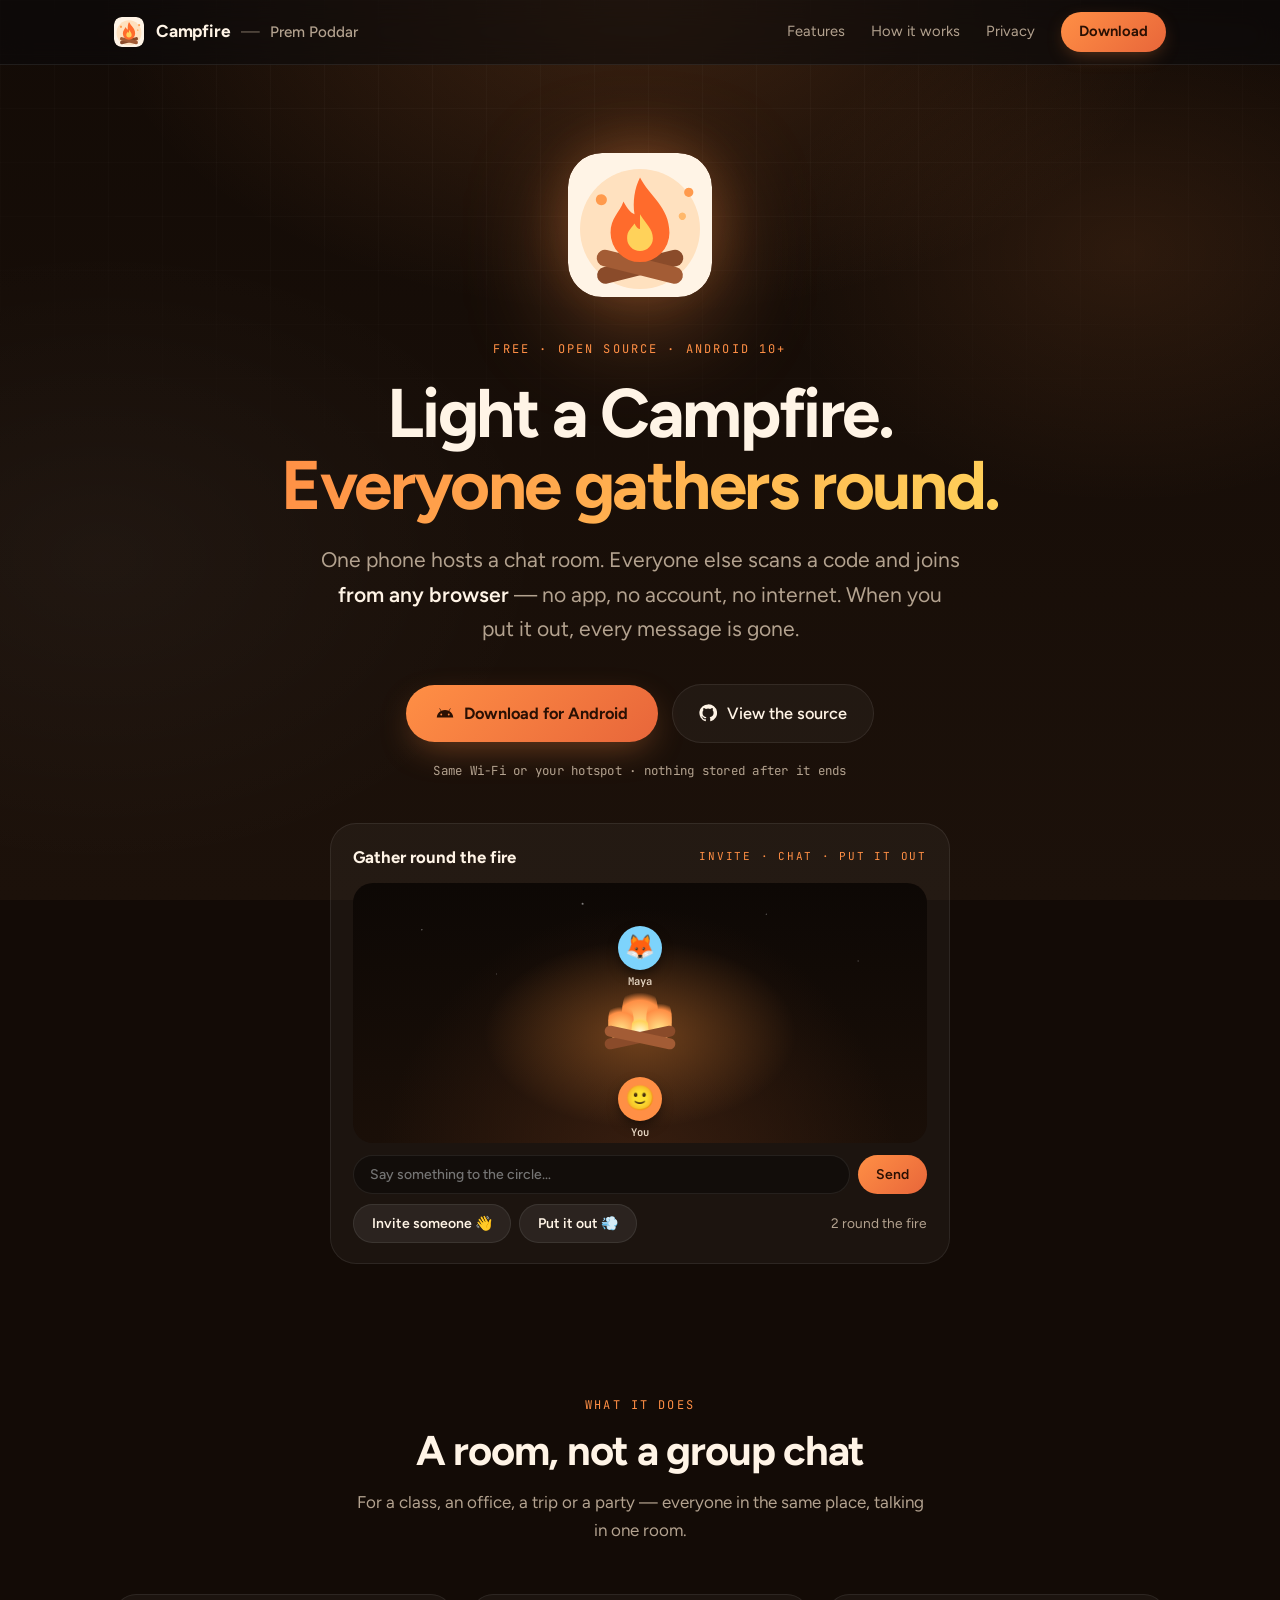
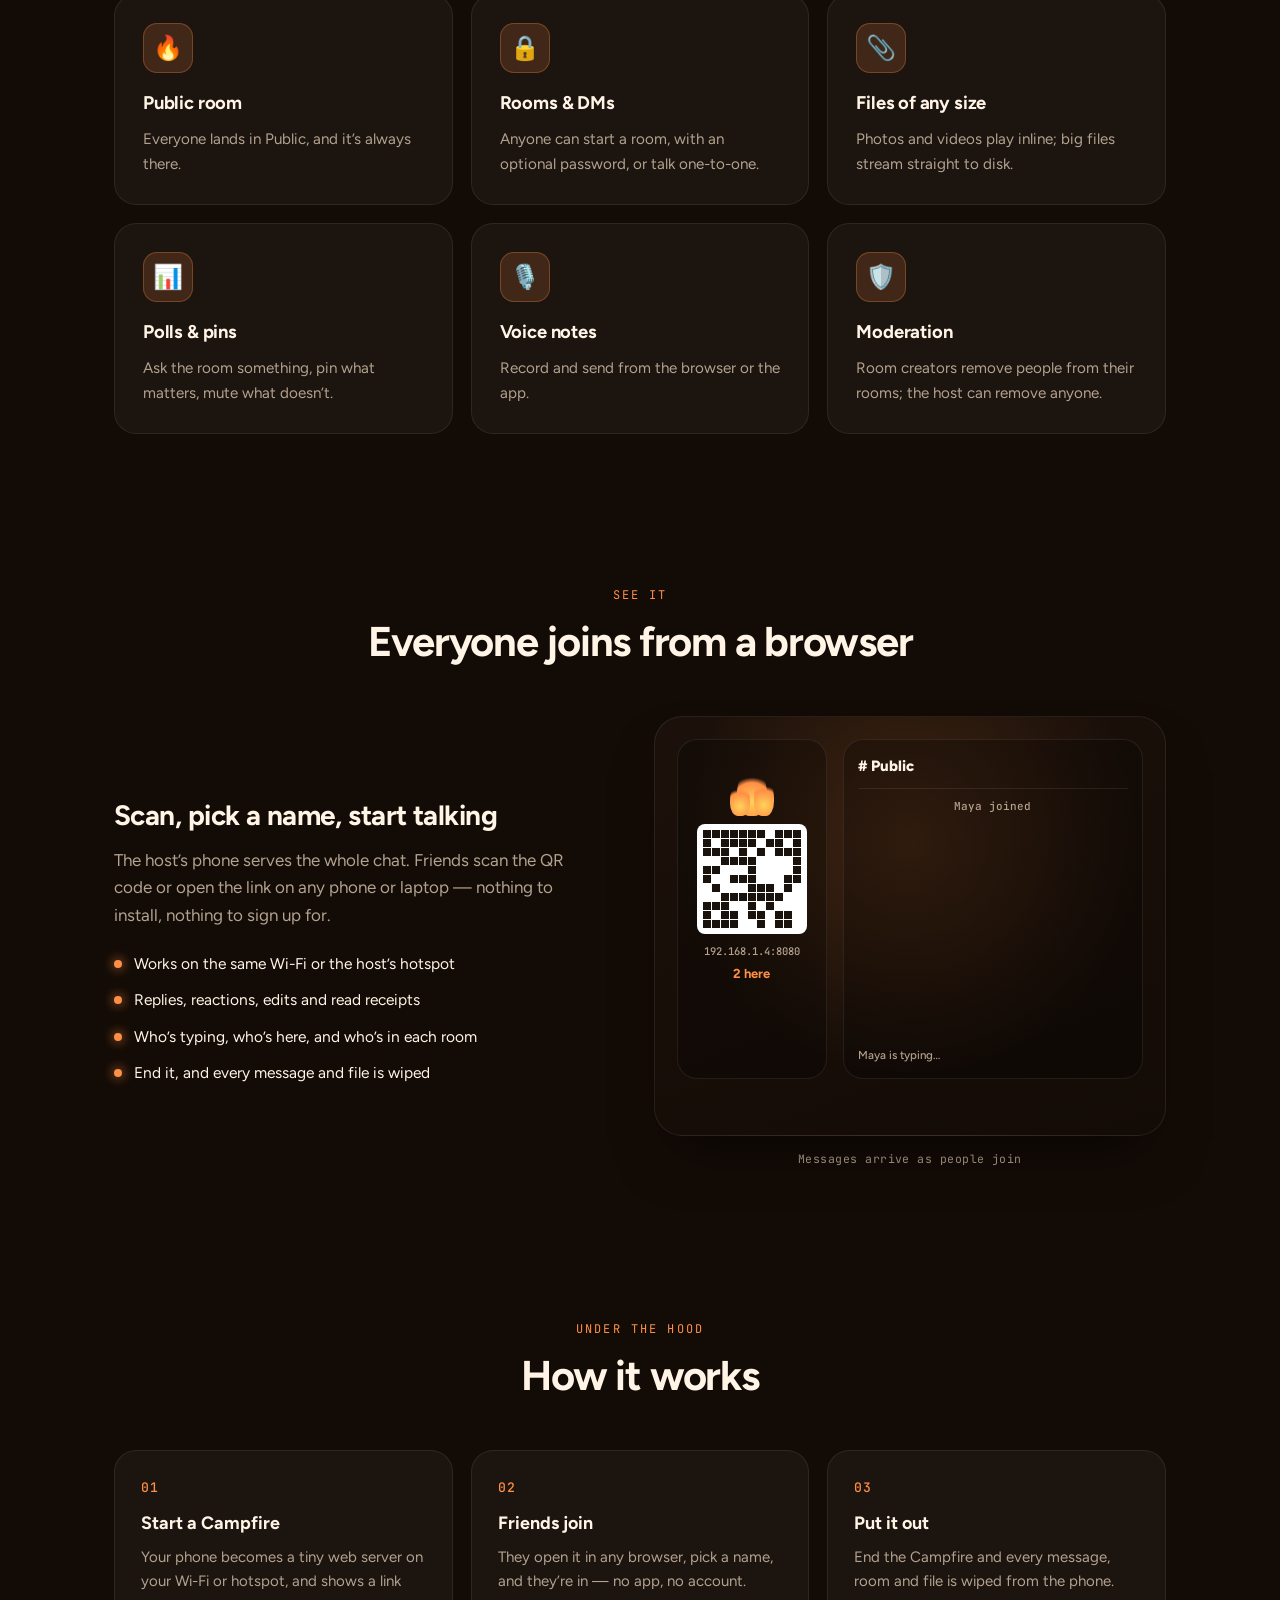
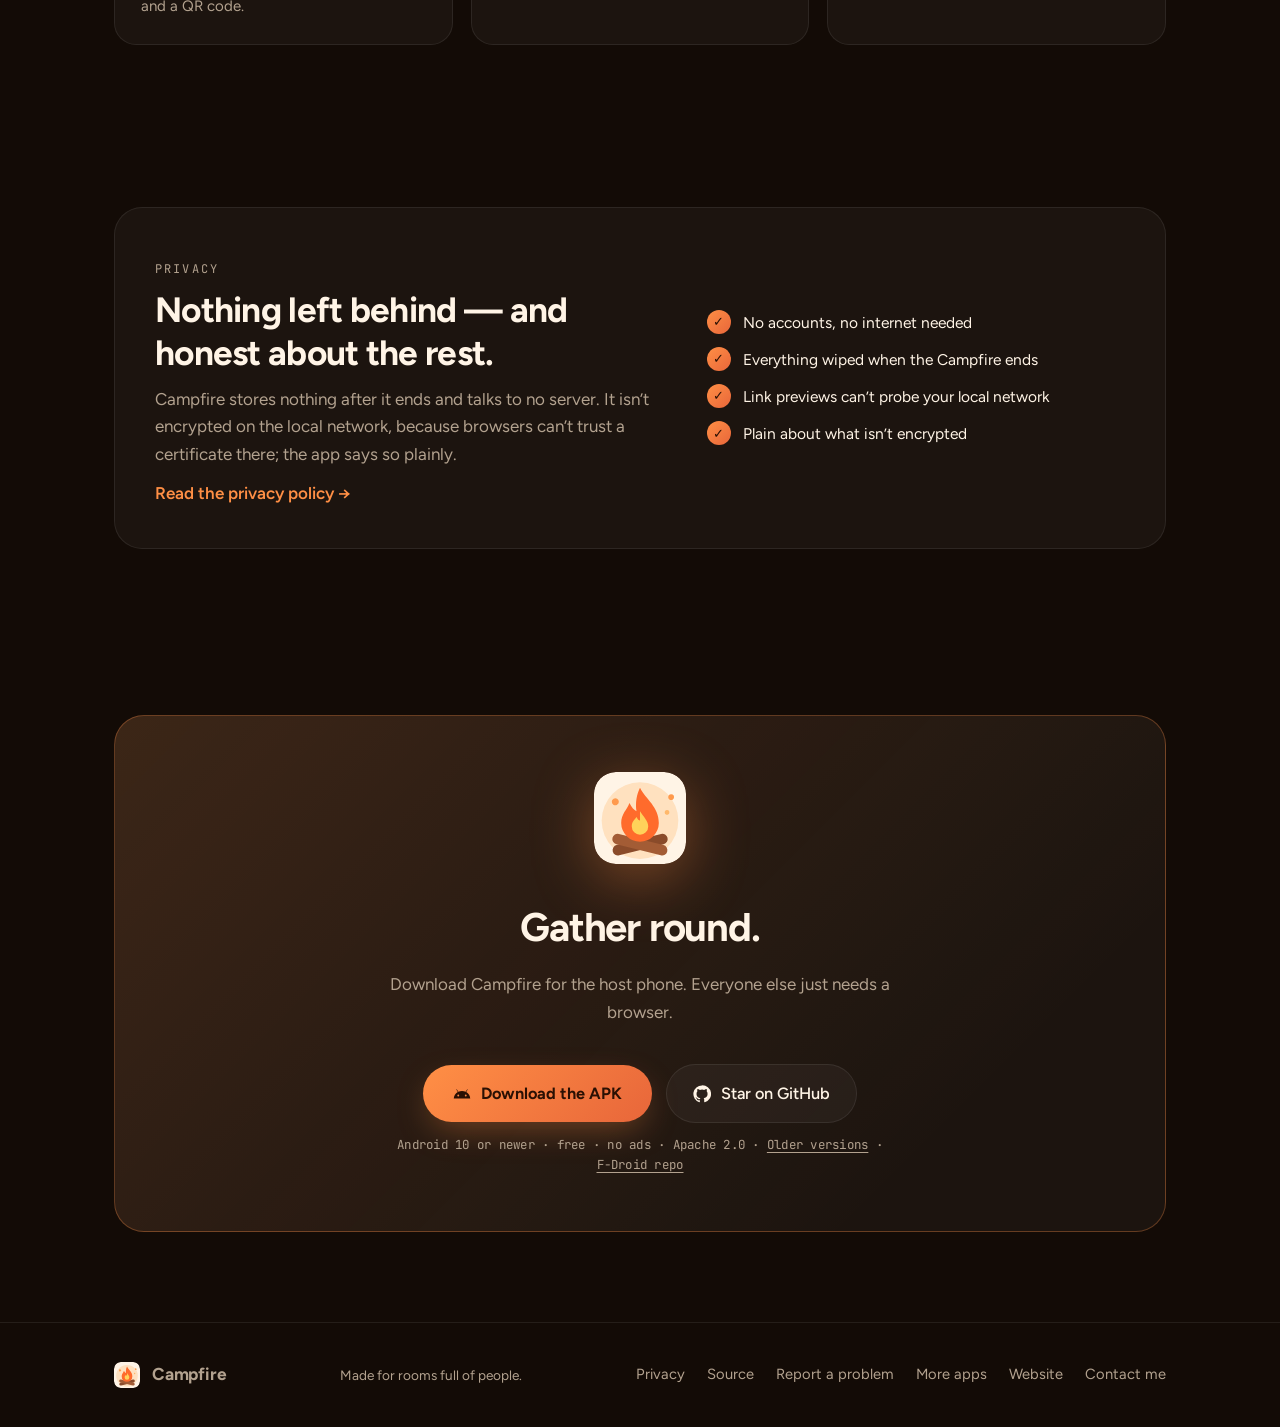
<file: docs/index.html>
<!doctype html>
<html lang="en">
<head>
<meta charset="utf-8" />
<meta name="viewport" content="width=device-width, initial-scale=1" />
<title>Campfire — a chat room for everyone nearby</title>
<meta name="description" content="A free, open source Android app: one phone hosts a chat room, everyone else joins from any browser on the same Wi-Fi. No accounts, no internet, nothing left behind." />
<meta property="og:title" content="Campfire — a chat room for everyone nearby" />
<meta property="og:description" content="A free, open source Android app: one phone hosts a chat room, everyone else joins from any browser on the same Wi-Fi. No accounts, no internet, nothing left behind." />
<meta property="og:type" content="website" />
<meta name="theme-color" content="#130B06" />
<link rel="icon" href="icon.svg" type="image/svg+xml" />
<link rel="preconnect" href="https://fonts.googleapis.com" />
<link rel="preconnect" href="https://fonts.gstatic.com" crossorigin />
<link href="https://fonts.googleapis.com/css2?family=Figtree:wght@400;500;600;700;800&family=JetBrains+Mono:wght@400;500&display=swap" rel="stylesheet" />
<link rel="stylesheet" href="site.css" />
<style>:root{--bg:#130B06;--bg-2:#1C110A;--text:#FFF4E6;--muted:#B3A28F;--soft:#E6D6C3;--accent:#FF8F45;--accent-2:#E8663A;--accent-3:#FFD25A;--on-accent:#2A1003;--accent-glow:rgba(255,143,69,.38);--accent-soft:rgba(255,143,69,.14);--accent-line:rgba(255,143,69,.30);--glow-1:rgba(255,143,69,.17);--glow-2:rgba(255,143,69,.10);--glow-3:rgba(255,255,255,.035);--gridline:rgba(255,255,255,.025);--nav:rgba(10,10,12,.55);--line:rgba(255,255,255,.08);--line-strong:rgba(255,255,255,.22);--card:rgba(255,255,255,.04);--card-hover:rgba(255,255,255,.065);--ico-bg:rgba(255,143,69,.16);--display:"Figtree",system-ui,sans-serif;--body:"Figtree",system-ui,sans-serif;--mono:"JetBrains Mono",ui-monospace,monospace;}</style>
</head>
<body>
<div class="bg-glow"></div>
<div class="bg-grid"></div>
<nav>
  <div class="wrap">
    <div class="brand-line"><a class="brand" href="./"><img src="icon.svg" alt="" />Campfire</a><span class="by-sep">—</span><a class="by" href="https://prempoddar.is-a.dev">Prem Poddar</a></div>
    <div class="nav-links">
      <a href="./#features">Features</a>
      <a href="./#how">How it works</a>
      <a href="privacy/">Privacy</a>
      <a href="./#download" class="nav-cta">Download</a>
    </div>
  </div>
</nav>

<header>
  <div class="wrap">
    <div class="hero-icon-wrap fade-up"><img src="icon.svg" alt="Campfire icon" class="hero-icon" /></div>
    <p class="eyebrow fade-up d1">Free · open source · Android 10+</p>
    <h1 class="fade-up d1">Light a Campfire.<br /><span class="hl">Everyone gathers round.</span></h1>
    <p class="tagline fade-up d2">One phone hosts a chat room. Everyone else scans a code and joins <b>from any browser</b> — no app, no account, no internet. When you put it out, every message is gone.</p>
    <div class="cta-row fade-up d3">
      <a href="https://github.com/PremPoddar/Campfire/releases/latest/download/Campfire.apk" class="btn-primary" download><svg viewBox="0 0 24 24" fill="currentColor" aria-hidden="true"><path d="M17.6 9.48l1.84-3.18a.38.38 0 0 0-.66-.38l-1.86 3.22a11.4 11.4 0 0 0-9.84 0L5.22 5.92a.38.38 0 0 0-.66.38L6.4 9.48A10.8 10.8 0 0 0 1 18h22a10.8 10.8 0 0 0-5.4-8.52ZM7 15.25a1.25 1.25 0 1 1 0-2.5 1.25 1.25 0 0 1 0 2.5Zm10 0a1.25 1.25 0 1 1 0-2.5 1.25 1.25 0 0 1 0 2.5Z"/></svg> Download for Android</a>
      <a href="https://github.com/PremPoddar/Campfire" class="btn-ghost"><svg viewBox="0 0 24 24" fill="currentColor" aria-hidden="true"><path d="M12 .5a11.5 11.5 0 0 0-3.64 22.41c.58.1.79-.25.79-.56v-2c-3.2.7-3.87-1.37-3.87-1.37-.53-1.33-1.28-1.69-1.28-1.69-1.05-.72.08-.7.08-.7 1.16.08 1.77 1.19 1.77 1.19 1.03 1.77 2.7 1.26 3.36.96.1-.75.4-1.26.73-1.55-2.55-.29-5.24-1.28-5.24-5.69 0-1.26.45-2.29 1.19-3.1-.12-.29-.52-1.46.11-3.05 0 0 .97-.31 3.17 1.18a11 11 0 0 1 5.77 0c2.2-1.49 3.17-1.18 3.17-1.18.63 1.59.23 2.76.11 3.05.74.81 1.19 1.84 1.19 3.1 0 4.42-2.69 5.39-5.25 5.68.41.36.78 1.06.78 2.14v3.17c0 .31.21.67.8.56A11.5 11.5 0 0 0 12 .5Z"/></svg> View the source</a>
    </div>
    <p class="micro fade-up d3">Same Wi-Fi or your hotspot · nothing stored after it ends</p>
    <div class="play fade-up d3" id="play"><div class="play-head"><span class="play-title">Gather round the fire</span><span class="play-tag">invite · chat · put it out</span></div>
<div class="gr-scene" id="grScene">
  <div class="gr-glow" id="grGlow"></div>
  <div class="gr-fire" id="grFire"><i></i><i></i><i></i><b></b></div>
  <div class="gr-smoke" id="grSmoke"><i></i><i></i><i></i></div>
  <div class="gr-logs"><i></i><i></i></div>
</div>
<form class="gr-say" id="grSay" autocomplete="off"><input id="grInput" maxlength="60" placeholder="Say something to the circle…" /><button class="play-btn" type="submit">Send</button></form>
<div class="gr-foot"><button class="play-btn ghost" id="grInvite">Invite someone 👋</button><button class="play-btn ghost" id="grOut">Put it out 💨</button><span id="grStatus" class="gr-status">Just you by the fire.</span></div></div>
  </div>
</header>

<section id="features">
  <div class="wrap">
    <p class="eyebrow center reveal">What it does</p>
    <h2 class="section-title reveal">A room, not a group chat</h2>
    <p class="section-sub reveal">For a class, an office, a trip or a party — everyone in the same place, talking in one room.</p>
    <div class="grid"><div class="card reveal"><div class="ico">🔥</div><h3>Public room</h3><p>Everyone lands in Public, and it’s always there.</p></div><div class="card reveal"><div class="ico">🔒</div><h3>Rooms & DMs</h3><p>Anyone can start a room, with an optional password, or talk one-to-one.</p></div><div class="card reveal"><div class="ico">📎</div><h3>Files of any size</h3><p>Photos and videos play inline; big files stream straight to disk.</p></div><div class="card reveal"><div class="ico">📊</div><h3>Polls & pins</h3><p>Ask the room something, pin what matters, mute what doesn’t.</p></div><div class="card reveal"><div class="ico">🎙️</div><h3>Voice notes</h3><p>Record and send from the browser or the app.</p></div><div class="card reveal"><div class="ico">🛡️</div><h3>Moderation</h3><p>Room creators remove people from their rooms; the host can remove anyone.</p></div></div>
  </div>
</section>

<section>
  <div class="wrap">
    <p class="eyebrow center reveal">See it</p>
    <h2 class="section-title reveal">Everyone joins from a browser</h2>
    <div class="demo">
      <div class="reveal">
        <h3>Scan, pick a name, start talking</h3>
        <p>The host’s phone serves the whole chat. Friends scan the QR code or open the link on any phone or laptop — nothing to install, nothing to sign up for.</p>
        <ul><li>Works on the same Wi-Fi or the host’s hotspot</li><li>Replies, reactions, edits and read receipts</li><li>Who’s typing, who’s here, and who’s in each room</li><li>End it, and every message and file is wiped</li></ul>
      </div>
      <div class="reveal">
        <div class="stage" id="stage"><div class="cf-wrap"><div class="cf-join"><div class="cf-fire"><i></i><i></i><i></i></div><div class="cf-qr" id="cfQr"></div><div class="cf-url">192.168.1.4:8080</div><div class="cf-here" id="cfHere">1 here</div></div>
<div class="cf-chat"><div class="cf-head"># Public</div><div class="cf-msgs" id="cfMsgs"></div><div class="cf-typing" id="cfTyping"></div></div></div></div>
        <p class="hint">Messages arrive as people join</p>
      </div>
    </div>
  </div>
</section>



<section id="how">
  <div class="wrap">
    <p class="eyebrow center reveal">Under the hood</p>
    <h2 class="section-title reveal">How it works</h2>
    <div class="steps"><div class="step reveal"><div class="n">01</div><h3>Start a Campfire</h3><p>Your phone becomes a tiny web server on your Wi-Fi or hotspot, and shows a link and a QR code.</p></div><div class="step reveal"><div class="n">02</div><h3>Friends join</h3><p>They open it in any browser, pick a name, and they’re in — no app, no account.</p></div><div class="step reveal"><div class="n">03</div><h3>Put it out</h3><p>End the Campfire and every message, room and file is wiped from the phone.</p></div></div>
  </div>
</section>

<section>
  <div class="wrap">
    <div class="privacy-band reveal">
      <div>
        <p class="eyebrow">Privacy</p>
        <h2>Nothing left behind — and honest about the rest.</h2>
        <p>Campfire stores nothing after it ends and talks to no server. It isn’t encrypted on the local network, because browsers can’t trust a certificate there; the app says so plainly.</p>
        <p><a class="text-link" href="privacy/">Read the privacy policy →</a></p>
      </div>
      <ul class="checks"><li>No accounts, no internet needed</li><li>Everything wiped when the Campfire ends</li><li>Link previews can’t probe your local network</li><li>Plain about what isn’t encrypted</li></ul>
    </div>
  </div>
</section>

<section id="download" class="download-band">
  <div class="wrap">
    <div class="download-card reveal">
      <img src="icon.svg" alt="Campfire" />
      <h2>Gather round.</h2>
      <p>Download Campfire for the host phone. Everyone else just needs a browser.</p>
      <div class="cta-row">
        <a href="https://github.com/PremPoddar/Campfire/releases/latest/download/Campfire.apk" class="btn-primary" download><svg viewBox="0 0 24 24" fill="currentColor" aria-hidden="true"><path d="M17.6 9.48l1.84-3.18a.38.38 0 0 0-.66-.38l-1.86 3.22a11.4 11.4 0 0 0-9.84 0L5.22 5.92a.38.38 0 0 0-.66.38L6.4 9.48A10.8 10.8 0 0 0 1 18h22a10.8 10.8 0 0 0-5.4-8.52ZM7 15.25a1.25 1.25 0 1 1 0-2.5 1.25 1.25 0 0 1 0 2.5Zm10 0a1.25 1.25 0 1 1 0-2.5 1.25 1.25 0 0 1 0 2.5Z"/></svg> Download the APK</a>
        <a href="https://github.com/PremPoddar/Campfire" class="btn-ghost"><svg viewBox="0 0 24 24" fill="currentColor" aria-hidden="true"><path d="M12 .5a11.5 11.5 0 0 0-3.64 22.41c.58.1.79-.25.79-.56v-2c-3.2.7-3.87-1.37-3.87-1.37-.53-1.33-1.28-1.69-1.28-1.69-1.05-.72.08-.7.08-.7 1.16.08 1.77 1.19 1.77 1.19 1.03 1.77 2.7 1.26 3.36.96.1-.75.4-1.26.73-1.55-2.55-.29-5.24-1.28-5.24-5.69 0-1.26.45-2.29 1.19-3.1-.12-.29-.52-1.46.11-3.05 0 0 .97-.31 3.17 1.18a11 11 0 0 1 5.77 0c2.2-1.49 3.17-1.18 3.17-1.18.63 1.59.23 2.76.11 3.05.74.81 1.19 1.84 1.19 3.1 0 4.42-2.69 5.39-5.25 5.68.41.36.78 1.06.78 2.14v3.17c0 .31.21.67.8.56A11.5 11.5 0 0 0 12 .5Z"/></svg> Star on GitHub</a>
      </div>
      <p class="micro">Android 10 or newer · free · no ads · Apache 2.0 · <a href="https://github.com/PremPoddar/Campfire/releases">Older versions</a> · <a href="https://prempoddar.github.io/fdroid/repo?fingerprint=B22CDB8846EA991100C5D8DD2CBB893AF2C51B72406210B94B9F8C9B539E8BF6">F-Droid repo</a></p>
    </div>
  </div>
</section>

<footer>
  <div class="wrap">
    <a class="brand" href="./"><img src="icon.svg" alt="" style="width:26px;height:26px;border-radius:7px" />Campfire</a>
    <div class="foot-note">Made for rooms full of people.</div>
    <div class="links">
      <a href="privacy/">Privacy</a>
      <a href="https://github.com/PremPoddar/Campfire">Source</a>
      <a href="https://github.com/PremPoddar/Campfire/issues">Report a problem</a>
      <a href="https://prempoddar.is-a.dev/apps/">More apps</a>
      <a href="https://prempoddar.is-a.dev">Website</a>
      <a href="mailto:prempoddar@yandex.com">Contact me</a>
    </div>
  </div>
</footer>
<style>
.cf-wrap{display:grid;grid-template-columns:150px 1fr;gap:16px}
@media(max-width:520px){.cf-wrap{grid-template-columns:1fr}}
.cf-join{background:rgba(0,0,0,.25);border:1px solid var(--line);border-radius:20px;padding:16px;text-align:center}
.cf-fire{height:60px;position:relative;margin-bottom:8px}
.cf-fire i{position:absolute;bottom:0;left:50%;width:30px;height:46px;margin-left:-15px;border-radius:50% 50% 40% 40%;background:radial-gradient(circle at 50% 70%,#FFD25A,#FF8F45 55%,transparent 70%);animation:flick 1.2s ease-in-out infinite;transform-origin:bottom}
.cf-fire i:nth-child(2){width:20px;margin-left:-22px;height:32px;animation-delay:.3s}.cf-fire i:nth-child(3){width:20px;margin-left:2px;height:36px;animation-delay:.6s}
@keyframes flick{0%,100%{transform:scaleY(1) skewX(0)}50%{transform:scaleY(1.15) skewX(4deg)}}
.cf-qr{display:grid;grid-template-columns:repeat(11,1fr);gap:1px;background:#fff;padding:6px;border-radius:8px;width:110px;margin:0 auto}
.cf-qr span{aspect-ratio:1;background:#fff}.cf-qr span.k{background:#1a120c}
.cf-url{font:500 10.5px var(--mono);color:var(--muted);margin-top:10px}
.cf-here{font:700 13px var(--body);color:var(--accent);margin-top:8px}
.cf-chat{background:rgba(0,0,0,.25);border:1px solid var(--line);border-radius:20px;padding:14px;display:flex;flex-direction:column;min-height:340px}
.cf-head{font-weight:800;font-size:15px;padding-bottom:10px;border-bottom:1px solid var(--line)}
.cf-msgs{flex:1;display:flex;flex-direction:column;gap:8px;padding-top:10px;overflow:hidden}
.cf-m{max-width:85%;animation:pop .35s ease}
@keyframes pop{from{opacity:0;transform:translateY(8px)}to{opacity:1;transform:none}}
.cf-m b{font-size:11.5px;display:block;margin-bottom:2px}
.cf-m p{background:rgba(255,255,255,.07);padding:7px 11px;border-radius:14px 14px 14px 4px;font-size:13.5px}
.cf-m.me{align-self:flex-end}.cf-m.me p{background:linear-gradient(135deg,var(--accent),var(--accent-2));color:#2A1003;border-radius:14px 14px 4px 14px}
.cf-sys{font:500 11px var(--mono);color:var(--muted);text-align:center;animation:pop .35s ease}
.cf-typing{font:500 11.5px var(--body);color:var(--muted);height:16px;margin-top:6px}

.play{max-width:620px;margin:42px auto 0;text-align:left;background:var(--card);border:1px solid var(--line);border-radius:26px;padding:20px 22px;position:relative;overflow:hidden}
.play-head{display:flex;align-items:center;justify-content:space-between;gap:12px;margin-bottom:12px}
.play-title{font-family:var(--display);font-weight:700;font-size:1.05rem}
.play-tag{font-family:var(--mono);font-size:11px;letter-spacing:.16em;text-transform:uppercase;color:var(--accent)}
.play-note{font-size:.88rem;color:var(--muted);margin-top:10px}
.play-btn{font:600 14px var(--body);color:var(--on-accent);background:linear-gradient(135deg,var(--accent),var(--accent-2));border:0;border-radius:999px;padding:10px 18px;cursor:pointer;transition:transform .15s}
.play-btn:active{transform:scale(.95)}
.play-btn.ghost{color:var(--text);background:var(--card-hover);border:1px solid var(--line)}

.gr-scene{position:relative;height:260px;border-radius:20px;overflow:hidden;background:radial-gradient(ellipse at 50% 120%,#3a1f10,transparent 65%),linear-gradient(#0d0805,#1a0f08)}
.gr-scene::before{content:"";position:absolute;inset:0;background-image:radial-gradient(1px 1px at 12% 18%,#fff8,transparent),radial-gradient(1px 1px at 72% 12%,#fff6,transparent),radial-gradient(1.5px 1.5px at 40% 8%,#fff9,transparent),radial-gradient(1px 1px at 88% 30%,#fff5,transparent),radial-gradient(1px 1px at 25% 35%,#fff4,transparent)}
.gr-glow{position:absolute;left:50%;top:58%;width:300px;height:180px;margin:-90px 0 0 -150px;border-radius:50%;background:radial-gradient(closest-side,rgba(255,150,60,.35),transparent);transition:transform .6s,opacity .6s}
.gr-fire{position:absolute;left:50%;top:58%;width:0;height:0;transition:transform .6s,opacity .6s}
.gr-fire i,.gr-fire b{position:absolute;bottom:-6px;border-radius:50% 50% 40% 40%;transform-origin:bottom center;animation:grf 1.1s ease-in-out infinite}
.gr-fire i{left:-17px;width:34px;height:54px;background:radial-gradient(circle at 50% 75%,#FFE58A,#FF8F45 55%,rgba(255,90,40,0) 72%)}
.gr-fire i:nth-child(2){left:-30px;width:24px;height:38px;animation-delay:.25s}.gr-fire i:nth-child(3){left:6px;width:24px;height:42px;animation-delay:.5s}
.gr-fire b{left:-8px;width:16px;height:24px;background:radial-gradient(circle at 50% 70%,#fffbe0,#FFD25A 60%,transparent 75%);animation-delay:.1s}
@keyframes grf{0%,100%{transform:scaleY(1) skewX(0)}50%{transform:scaleY(1.18) skewX(5deg)}}
.gr-logs{position:absolute;left:50%;top:58%}
.gr-logs i{position:absolute;left:-36px;top:-2px;width:72px;height:11px;border-radius:6px;background:#8A4B2A;transform:rotate(-12deg)}.gr-logs i+i{background:#A35C35;transform:rotate(12deg)}
.gr-smoke{position:absolute;left:50%;top:50%;opacity:0;transition:opacity .4s}
.gr-smoke i{position:absolute;left:-10px;width:20px;height:20px;border-radius:50%;background:rgba(200,190,180,.25);animation:grs 2.4s ease-out infinite}
.gr-smoke i:nth-child(2){animation-delay:.8s}.gr-smoke i:nth-child(3){animation-delay:1.6s}
@keyframes grs{from{transform:translateY(0) scale(.6);opacity:.8}to{transform:translateY(-110px) scale(2.2);opacity:0}}
.gr-out .gr-fire{transform:scale(.15);opacity:0}.gr-out .gr-glow{opacity:.15;transform:scale(.6)}.gr-out .gr-smoke{opacity:1}
.gr-p{position:absolute;width:44px;margin-left:-22px;text-align:center;transition:left 1.4s cubic-bezier(.3,.9,.4,1),top 1.4s cubic-bezier(.3,.9,.4,1),opacity .6s}
.gr-face{width:44px;height:44px;border-radius:50%;display:grid;place-items:center;font-size:24px;box-shadow:0 6px 16px -6px #000;animation:grbob 2.6s ease-in-out infinite}
@keyframes grbob{0%,100%{transform:translateY(0)}50%{transform:translateY(-3px)}}
.gr-name{font:600 10.5px var(--mono);color:var(--soft);margin-top:4px;white-space:nowrap}
.gr-b{position:absolute;bottom:62px;left:50%;transform:translateX(-50%);background:#fff4e6;color:#2a1003;font:600 12.5px var(--body);padding:6px 10px;border-radius:12px;white-space:nowrap;max-width:200px;overflow:hidden;text-overflow:ellipsis;animation:grpop .3s ease;box-shadow:0 6px 18px -8px #000}
.gr-b::after{content:"";position:absolute;left:50%;bottom:-5px;margin-left:-5px;border:5px solid transparent;border-top-color:#fff4e6;border-bottom:0}
.gr-b.me{background:linear-gradient(135deg,var(--accent),var(--accent-2))}.gr-b.me::after{border-top-color:var(--accent-2)}
@keyframes grpop{from{transform:translateX(-50%) scale(.6);opacity:0}to{transform:translateX(-50%) scale(1);opacity:1}}
.gr-say{display:flex;gap:8px;margin-top:12px}
.gr-say input{flex:1;min-width:0;font:500 14px var(--body);color:var(--text);background:rgba(0,0,0,.3);border:1px solid var(--line);border-radius:999px;padding:10px 16px;outline:none}
.gr-say input:focus{border-color:var(--accent)}
.gr-foot{display:flex;gap:8px;align-items:center;flex-wrap:wrap;margin-top:10px}
.gr-status{font-size:.86rem;color:var(--muted);margin-left:auto}
@media(max-width:520px){.gr-status{margin-left:0;width:100%}}
</style>
<script>
const io=new IntersectionObserver(es=>es.forEach(e=>{if(e.isIntersecting){e.target.classList.add('in');io.unobserve(e.target)}}),{threshold:.12});
document.querySelectorAll('.reveal').forEach(el=>io.observe(el));
const heroIcon=document.querySelector('.hero-icon');
if(heroIcon&&!matchMedia('(prefers-reduced-motion: reduce)').matches)addEventListener('pointermove',e=>{
  heroIcon.style.translate=`${(e.clientX/innerWidth-.5)*10}px ${(e.clientY/innerHeight-.5)*10}px`});
</script>
<script>
const qr=document.getElementById('cfQr');for(let i=0;i<121;i++){const s=document.createElement('span');const x=i%11,y=Math.floor(i/11);
 const finder=(x<3&&y<3)||(x>7&&y<3)||(x<3&&y>7);s.className=(finder?!(x%2===1&&y%2===1&&(x===1||x===9)&&(y===1||y===9))&&!((x===1||x===9)&&(y===1||y===9)):Math.random()>.5)?'k':'';qr.appendChild(s)}
const S=[['sys','Maya joined'],['Maya','Is everyone at the north gate?',0,'#7dd3fc'],['sys','Arjun joined'],['Arjun','Here! Bringing snacks 🍪',0,'#c4b5fd'],['You','I’ll pin the meetup time',1],['sys','You pinned “Meet 6:30 by the stage”'],['sys','Leo joined'],['Leo','Poll: pizza or tacos after?',0,'#86efac']];
let i=0,here=1;function next(){if(i>=S.length){setTimeout(()=>{cfMsgs.innerHTML='';i=0;here=1;cfHere.textContent='1 here';next()},4000);return}
 const [w,t,me,c]=S[i++];if(w!=='sys'&&!me){cfTyping.textContent=w+' is typing…';setTimeout(()=>{cfTyping.textContent='';add()},900)}else add();
 function add(){const d=document.createElement('div');if(w==='sys'){d.className='cf-sys';d.textContent=t;if(t.endsWith('joined')){here++;cfHere.textContent=here+' here'}}
  else{d.className='cf-m'+(me?' me':'');d.innerHTML=(me?'':`<b style="color:${c}">${w}</b>`)+`<p>${t}</p>`}
  cfMsgs.appendChild(d);while(cfMsgs.children.length>7)cfMsgs.firstChild.remove();setTimeout(next,1300)}}
setTimeout(next,700);
</script>
<script>
(()=>{const scene=grScene;const SEATS=8;const people=[];
const NAMES=['Maya','Arjun','Leo','Zara','Kai','Noor','Sam'];const FACES=['🦊','🐻','🐼','🐸','🦉','🐨','🐯'];const COLS=['#7dd3fc','#c4b5fd','#86efac','#fda4af','#fcd34d','#a5b4fc','#f9a8d4'];
const HELLO=['Hey everyone! 👋','Ooh, cozy','Who brought snacks?','Hi hi!','Nice fire 🔥','Made it!','Room for one more?'];
const REPLY=['Haha 😂','Same!','Totally 🙌','💯','🔥🔥','Aww ❤️','No way!','+1','Tell me more 👀'];
function seat(i,n){const a=Math.PI/2+(i+1)*(2*Math.PI/(n+1));return[50+Math.cos(a)*36,58+Math.sin(a)*30]}
function place(){const n=people.length;people.forEach((p,i)=>{const[x,y]=i===0?[50,86]:seat(i-1,n-1);p.el.style.left=x+'%';p.el.style.top=`calc(${y}% - 30px)`});
 const k=Math.min(1.7,.8+n*.13);grFire.style.transform=scene.classList.contains('gr-out')?'':`scale(${k})`;grGlow.style.transform=scene.classList.contains('gr-out')?'':`scale(${.8+n*.12})`}
function bubble(p,t,me){p.el.querySelector('.gr-b')?.remove();const b=document.createElement('div');b.className='gr-b'+(me?' me':'');b.textContent=t;p.el.appendChild(b);clearTimeout(p.t);p.t=setTimeout(()=>b.remove(),3200)}
function add(name,face,col,me){const el=document.createElement('div');el.className='gr-p';el.innerHTML=`<div class="gr-face" style="background:${col}">${face}</div><div class="gr-name">${name}</div>`;
 el.style.left=(Math.random()<.5?-8:108)+'%';el.style.top='40%';scene.appendChild(el);const p={el,name};people.push(p);requestAnimationFrame(()=>requestAnimationFrame(place));return p}
function status(){const n=people.length;grStatus.textContent=scene.classList.contains('gr-out')?'The fire is out. Every message is gone.':n===1?'Just you by the fire.':`${n} round the fire`}
const me=add('You','🙂','#FF8F45',true);
function relight(){if(!scene.classList.contains('gr-out'))return;scene.classList.remove('gr-out');people.splice(1).forEach(p=>p.el.remove());place();status()}
grInvite.onclick=()=>{relight();if(people.length>SEATS){grStatus.textContent='The circle is full! 🔥';return}
 const i=(people.length-1)%NAMES.length;const p=add(NAMES[i],FACES[i],COLS[i]);status();setTimeout(()=>bubble(p,HELLO[i]),1500)};
grSay.onsubmit=e=>{e.preventDefault();const t=grInput.value.trim();if(!t)return;relight();bubble(me,t,true);grInput.value='';
 const others=people.slice(1);if(others.length){const o=others[Math.floor(Math.random()*others.length)];setTimeout(()=>bubble(o,REPLY[Math.floor(Math.random()*REPLY.length)]),900)}
 else setTimeout(()=>{grStatus.textContent='Nobody here yet — invite someone!'},400)};
grOut.onclick=()=>{if(scene.classList.contains('gr-out'))return;people.slice(1).forEach(p=>bubble(p,'Bye! 👋'));
 setTimeout(()=>{scene.classList.add('gr-out');people.forEach(p=>p.el.querySelector('.gr-b')?.remove());people.slice(1).forEach(p=>{p.el.style.opacity=0});place();status()},1200)};
setTimeout(()=>grInvite.click(),900);setTimeout(()=>grInvite.click(),2300);})();
</script>
</body>
</html>
</file>
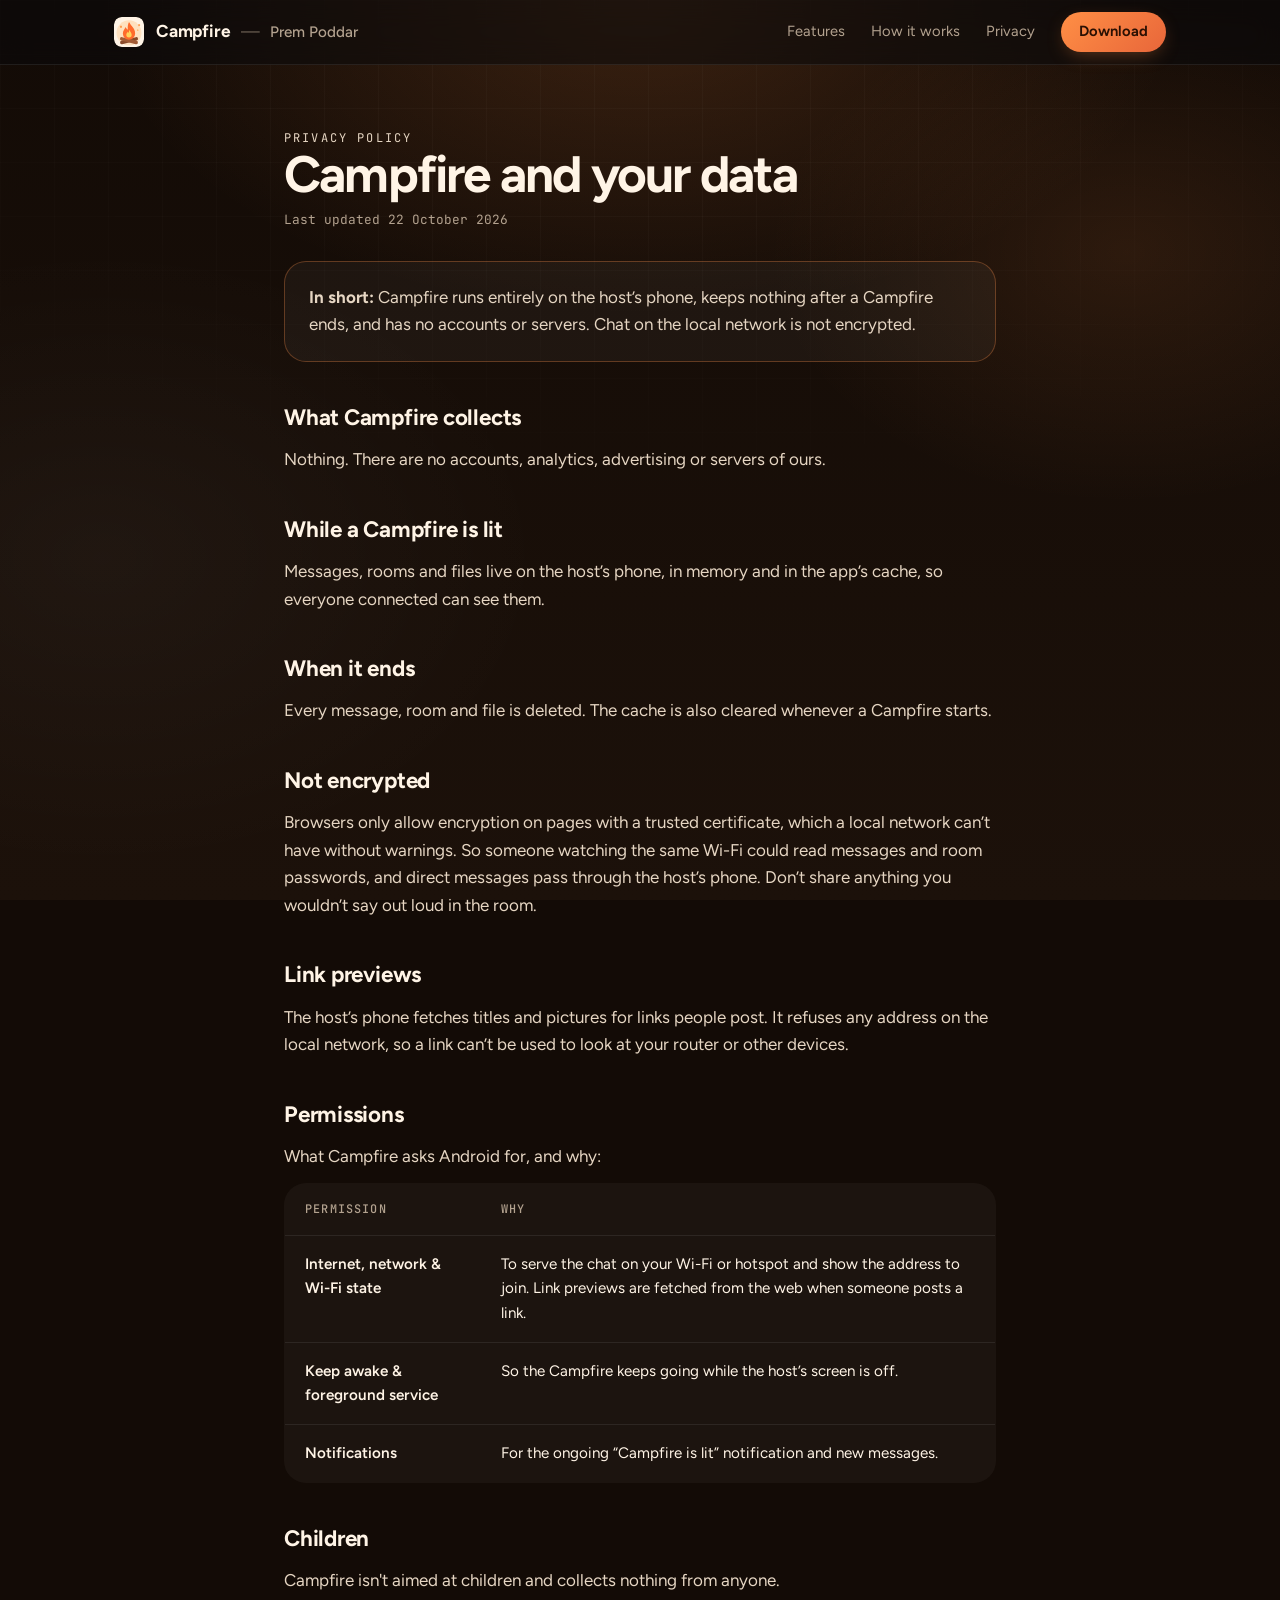
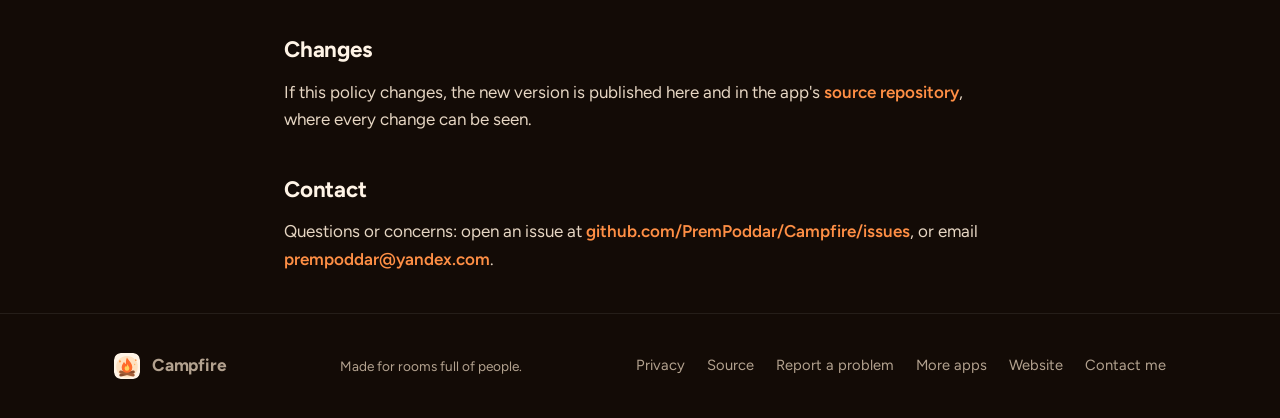
<file: docs/privacy/index.html>
<!doctype html>
<html lang="en">
<head>
<meta charset="utf-8" />
<meta name="viewport" content="width=device-width, initial-scale=1" />
<title>Campfire — Privacy policy</title>
<meta name="description" content="How Campfire handles your data." />
<meta property="og:title" content="Campfire — Privacy policy" />
<meta property="og:description" content="How Campfire handles your data." />
<meta property="og:type" content="website" />
<meta name="theme-color" content="#130B06" />
<link rel="icon" href="../icon.svg" type="image/svg+xml" />
<link rel="preconnect" href="https://fonts.googleapis.com" />
<link rel="preconnect" href="https://fonts.gstatic.com" crossorigin />
<link href="https://fonts.googleapis.com/css2?family=Figtree:wght@400;500;600;700;800&family=JetBrains+Mono:wght@400;500&display=swap" rel="stylesheet" />
<link rel="stylesheet" href="../site.css" />
<style>:root{--bg:#130B06;--bg-2:#1C110A;--text:#FFF4E6;--muted:#B3A28F;--soft:#E6D6C3;--accent:#FF8F45;--accent-2:#E8663A;--accent-3:#FFD25A;--on-accent:#2A1003;--accent-glow:rgba(255,143,69,.38);--accent-soft:rgba(255,143,69,.14);--accent-line:rgba(255,143,69,.30);--glow-1:rgba(255,143,69,.17);--glow-2:rgba(255,143,69,.10);--glow-3:rgba(255,255,255,.035);--gridline:rgba(255,255,255,.025);--nav:rgba(10,10,12,.55);--line:rgba(255,255,255,.08);--line-strong:rgba(255,255,255,.22);--card:rgba(255,255,255,.04);--card-hover:rgba(255,255,255,.065);--ico-bg:rgba(255,143,69,.16);--display:"Figtree",system-ui,sans-serif;--body:"Figtree",system-ui,sans-serif;--mono:"JetBrains Mono",ui-monospace,monospace;}</style>
</head>
<body>
<div class="bg-glow"></div>
<div class="bg-grid"></div>
<nav>
  <div class="wrap">
    <div class="brand-line"><a class="brand" href="../"><img src="../icon.svg" alt="" />Campfire</a><span class="by-sep">—</span><a class="by" href="https://prempoddar.is-a.dev">Prem Poddar</a></div>
    <div class="nav-links">
      <a href="../#features">Features</a>
      <a href="../#how">How it works</a>
      <a href="../privacy/">Privacy</a>
      <a href="../#download" class="nav-cta">Download</a>
    </div>
  </div>
</nav>
<main class="prose">
  <p class="eyebrow">Privacy policy</p>
  <h1>Campfire and your data</h1>
  <p class="updated">Last updated 22 October 2026</p>
  <div class="summary"><p><b>In short:</b> Campfire runs entirely on the host’s phone, keeps nothing after a Campfire ends, and has no accounts or servers. Chat on the local network is not encrypted.</p></div>
  <h2>What Campfire collects</h2><p>Nothing. There are no accounts, analytics, advertising or servers of ours.</p><h2>While a Campfire is lit</h2><p>Messages, rooms and files live on the host’s phone, in memory and in the app’s cache, so everyone connected can see them.</p><h2>When it ends</h2><p>Every message, room and file is deleted. The cache is also cleared whenever a Campfire starts.</p><h2>Not encrypted</h2><p>Browsers only allow encryption on pages with a trusted certificate, which a local network can’t have without warnings. So someone watching the same Wi-Fi could read messages and room passwords, and direct messages pass through the host’s phone. Don’t share anything you wouldn’t say out loud in the room.</p><h2>Link previews</h2><p>The host’s phone fetches titles and pictures for links people post. It refuses any address on the local network, so a link can’t be used to look at your router or other devices.</p>
  <h2>Permissions</h2>
  <p>What Campfire asks Android for, and why:</p>
  <table><thead><tr><th>Permission</th><th>Why</th></tr></thead><tbody><tr><td>Internet, network &amp; Wi-Fi state</td><td>To serve the chat on your Wi-Fi or hotspot and show the address to join. Link previews are fetched from the web when someone posts a link.</td></tr><tr><td>Keep awake &amp; foreground service</td><td>So the Campfire keeps going while the host’s screen is off.</td></tr><tr><td>Notifications</td><td>For the ongoing “Campfire is lit” notification and new messages.</td></tr></tbody></table>
  <h2>Children</h2><p>Campfire isn't aimed at children and collects nothing from anyone.</p>
  <h2>Changes</h2><p>If this policy changes, the new version is published here and in the app's
  <a class="text-link" href="https://github.com/PremPoddar/Campfire">source repository</a>, where every change can be seen.</p>
  <h2>Contact</h2><p>Questions or concerns: open an issue at
  <a class="text-link" href="https://github.com/PremPoddar/Campfire/issues">github.com/PremPoddar/Campfire/issues</a>, or email <a class="text-link" href="mailto:prempoddar@yandex.com">prempoddar@yandex.com</a>.</p>
</main>
<footer>
  <div class="wrap">
    <a class="brand" href="../"><img src="../icon.svg" alt="" style="width:26px;height:26px;border-radius:7px" />Campfire</a>
    <div class="foot-note">Made for rooms full of people.</div>
    <div class="links">
      <a href="../privacy/">Privacy</a>
      <a href="https://github.com/PremPoddar/Campfire">Source</a>
      <a href="https://github.com/PremPoddar/Campfire/issues">Report a problem</a>
      <a href="https://prempoddar.is-a.dev/apps/">More apps</a>
      <a href="https://prempoddar.is-a.dev">Website</a>
      <a href="mailto:prempoddar@yandex.com">Contact me</a>
    </div>
  </div>
</footer>
</body>
</html>
</file>
<file: docs/site.css>
:root{--wrap:1100px;--radius:22px}
*{margin:0;padding:0;box-sizing:border-box}
html{scroll-behavior:smooth;-webkit-text-size-adjust:100%}
body{font-family:var(--body);background:var(--bg);color:var(--text);line-height:1.62;font-size:17px;overflow-x:hidden;-webkit-font-smoothing:antialiased}
a{color:inherit}
.wrap{max-width:var(--wrap);margin:0 auto;padding:0 24px}
.bg-glow{position:fixed;inset:0;z-index:-2;background:
  radial-gradient(60% 50% at 50% 0%,var(--glow-1),transparent 70%),
  radial-gradient(40% 40% at 88% 28%,var(--glow-2),transparent 70%),
  radial-gradient(50% 50% at 8% 62%,var(--glow-3),transparent 70%),
  linear-gradient(180deg,var(--bg),var(--bg-2))}
.bg-grid{position:fixed;inset:0;z-index:-1;background-image:linear-gradient(var(--gridline) 1px,transparent 1px),linear-gradient(90deg,var(--gridline) 1px,transparent 1px);
  background-size:54px 54px;mask-image:radial-gradient(ellipse 80% 60% at 50% 0%,#000 40%,transparent 100%);-webkit-mask-image:radial-gradient(ellipse 80% 60% at 50% 0%,#000 40%,transparent 100%)}

nav{position:sticky;top:0;z-index:50;backdrop-filter:blur(14px);-webkit-backdrop-filter:blur(14px);background:var(--nav);border-bottom:1px solid var(--line)}
nav .wrap{display:flex;align-items:center;justify-content:space-between;height:64px;gap:16px}
.brand{display:flex;align-items:center;gap:12px;font-family:var(--display);font-weight:700;font-size:1.08rem;letter-spacing:-.01em;text-decoration:none}
.brand img{width:30px;height:30px;border-radius:8px}
.nav-links{display:flex;align-items:center;gap:26px}
.nav-links a{color:var(--muted);text-decoration:none;font-size:.92rem;transition:color .2s}
.nav-links a:hover{color:var(--text)}
.nav-cta{background:linear-gradient(135deg,var(--accent),var(--accent-2));color:var(--on-accent)!important;font-weight:650;padding:8px 18px;border-radius:999px;box-shadow:0 6px 20px -6px var(--accent-glow)}
@media(max-width:680px){.nav-links a:not(.nav-cta){display:none}}

header{padding:88px 0 56px;text-align:center}
.hero-icon-wrap{position:relative;display:inline-block;margin-bottom:34px}
.hero-icon{width:144px;height:144px;border-radius:34px;position:relative;z-index:2;animation:float 6s ease-in-out infinite;filter:drop-shadow(0 24px 50px var(--accent-glow))}
.hero-icon-wrap::after{content:"";position:absolute;inset:-30% -30% -10%;z-index:1;background:radial-gradient(circle,var(--accent-glow),transparent 65%);filter:blur(20px);animation:pulse 4s ease-in-out infinite}
@keyframes float{0%,100%{transform:translateY(0)}50%{transform:translateY(-14px)}}
@keyframes pulse{0%,100%{opacity:.6;transform:scale(1)}50%{opacity:1;transform:scale(1.08)}}
.eyebrow{font-family:var(--mono);font-size:12px;letter-spacing:.18em;text-transform:uppercase;color:var(--accent)}
header .eyebrow{margin-bottom:18px}
h1{font-family:var(--display);font-size:clamp(2.5rem,6vw,4.3rem);font-weight:700;letter-spacing:-.035em;line-height:1.05}
h1 .hl{background:linear-gradient(120deg,var(--accent),var(--accent-3));-webkit-background-clip:text;background-clip:text;-webkit-text-fill-color:transparent}
.tagline{font-size:clamp(1.05rem,2.3vw,1.32rem);color:var(--muted);max-width:640px;margin:22px auto 0}
.tagline b{color:var(--text);font-weight:600}
.cta-row{display:flex;gap:14px;justify-content:center;align-items:center;flex-wrap:wrap;margin-top:38px}
.btn-primary,.btn-ghost{display:inline-flex;align-items:center;gap:10px;text-decoration:none;border-radius:999px;font-size:1.02rem;transition:transform .22s,box-shadow .22s,border-color .2s,background .2s}
.btn-primary{background:linear-gradient(135deg,var(--accent),var(--accent-2));color:var(--on-accent);font-weight:680;padding:15px 30px;box-shadow:0 12px 34px -8px var(--accent-glow)}
.btn-primary:hover{transform:translateY(-3px);box-shadow:0 20px 44px -8px var(--accent-glow)}
.btn-ghost{color:var(--text);font-weight:550;padding:15px 26px;border:1px solid var(--line);background:var(--card)}
.btn-ghost:hover{border-color:var(--line-strong);background:var(--card-hover)}
.btn-primary svg,.btn-ghost svg{width:18px;height:18px}
.micro{margin-top:18px;font-family:var(--mono);font-size:.78rem;letter-spacing:.02em;color:var(--muted)}

section{padding:76px 0}
.section-title{font-family:var(--display);font-size:clamp(1.8rem,4vw,2.6rem);font-weight:700;letter-spacing:-.03em;text-align:center;margin-top:12px;line-height:1.15}
.section-sub{color:var(--muted);text-align:center;max-width:580px;margin:14px auto 0}
.center{text-align:center}

.grid{display:grid;grid-template-columns:repeat(auto-fit,minmax(255px,1fr));gap:18px;margin-top:50px}
.card{background:var(--card);border:1px solid var(--line);border-radius:var(--radius);padding:28px;transition:transform .3s,border-color .3s,background .3s}
.card:hover{transform:translateY(-6px);border-color:var(--accent-line);background:var(--card-hover)}
.card .ico{width:50px;height:50px;border-radius:14px;display:grid;place-items:center;font-size:24px;margin-bottom:16px;background:var(--ico-bg);border:1px solid var(--accent-line)}
.card h3{font-family:var(--display);font-size:1.15rem;font-weight:700;letter-spacing:-.01em}
.card p{color:var(--muted);margin-top:8px;font-size:.95rem}

.demo{display:grid;grid-template-columns:1fr 1.05fr;gap:52px;align-items:center;margin-top:50px}
@media(max-width:860px){.demo{grid-template-columns:1fr}}
.demo h3{font-family:var(--display);font-size:1.75rem;font-weight:700;letter-spacing:-.02em;line-height:1.2}
.demo p{color:var(--muted);margin-top:14px}
.demo ul{list-style:none;margin-top:22px;display:grid;gap:11px}
.demo li{display:flex;gap:12px;align-items:flex-start;font-size:.97rem}
.demo li::before{content:"";flex:0 0 8px;height:8px;border-radius:50%;margin-top:9px;background:var(--accent);box-shadow:0 0 12px var(--accent)}
.stage{position:relative;border-radius:28px;border:1px solid var(--line);background:radial-gradient(circle at 50% 30%,var(--glow-1),transparent 60%),linear-gradient(160deg,var(--bg-2),var(--bg));
  box-shadow:0 30px 60px -24px rgba(0,0,0,.6);overflow:hidden;min-height:420px;padding:22px}
.stage-tag{font-family:var(--mono);font-size:11px;letter-spacing:.2em;text-transform:uppercase;color:var(--muted)}
.hint{font-family:var(--mono);font-size:11.5px;color:var(--muted);margin-top:14px;text-align:center;letter-spacing:.04em}

.table-wrap{margin-top:46px;overflow-x:auto}
table{width:100%;border-collapse:collapse;min-width:560px;background:var(--card);border:1px solid var(--line);border-radius:var(--radius);overflow:hidden}
th,td{padding:16px 20px;text-align:left;border-bottom:1px solid var(--line);font-size:.95rem;vertical-align:top}
thead th{font-family:var(--mono);font-size:.74rem;letter-spacing:.1em;text-transform:uppercase;color:var(--muted);font-weight:500}
tbody tr:last-child td{border-bottom:none}
td:first-child{font-weight:600;white-space:nowrap}
td .dim{color:var(--muted)}
.yes{color:var(--accent);font-weight:600}

.steps{display:grid;grid-template-columns:repeat(auto-fit,minmax(230px,1fr));gap:18px;margin-top:50px}
.step{background:var(--card);border:1px solid var(--line);border-radius:var(--radius);padding:26px}
.step .n{font-family:var(--mono);font-size:.82rem;font-weight:500;color:var(--accent);letter-spacing:.08em}
.step h3{font-family:var(--display);margin-top:10px;font-size:1.12rem;font-weight:700}
.step p{color:var(--muted);margin-top:8px;font-size:.94rem}
.step code,.prose code{font-family:var(--mono);background:var(--card-hover);padding:2px 7px;border-radius:6px;font-size:.82em;color:var(--accent)}

.privacy-band{display:grid;grid-template-columns:1.1fr .9fr;gap:40px;align-items:center;background:var(--card);border:1px solid var(--line);border-radius:28px;padding:40px;margin-top:10px}
@media(max-width:820px){.privacy-band{grid-template-columns:1fr}}
.privacy-band h2{font-family:var(--display);font-size:clamp(1.6rem,3.4vw,2.2rem);letter-spacing:-.02em;line-height:1.2;margin-top:10px}
.privacy-band p{color:var(--muted);margin-top:12px}
.checks{list-style:none;display:grid;gap:12px}
.checks li{display:flex;gap:12px;align-items:flex-start;font-size:.97rem}
.checks li::before{content:"✓";flex:0 0 24px;height:24px;border-radius:50%;display:grid;place-items:center;font-size:13px;font-weight:700;color:var(--on-accent);background:linear-gradient(135deg,var(--accent),var(--accent-2))}
.text-link{color:var(--accent);text-decoration:none;font-weight:600}
.text-link:hover{text-decoration:underline}

.download-band{text-align:center;padding:90px 0}
.download-card{background:linear-gradient(135deg,var(--accent-soft),transparent 80%),var(--card);border:1px solid var(--accent-line);border-radius:30px;padding:56px 32px}
.download-card img{width:92px;height:92px;border-radius:22px;margin-bottom:22px;filter:drop-shadow(0 14px 30px var(--accent-glow))}
.download-card h2{font-family:var(--display);font-size:clamp(1.8rem,4vw,2.5rem);font-weight:700;letter-spacing:-.03em}
.download-card p{color:var(--muted);margin:12px auto 0;max-width:500px}

footer{border-top:1px solid var(--line);padding:38px 0}
footer .wrap{display:flex;align-items:center;justify-content:space-between;flex-wrap:wrap;gap:16px}
footer .links{display:flex;gap:22px;flex-wrap:wrap}
footer a{color:var(--muted);text-decoration:none;font-size:.92rem;transition:color .2s}
footer a:hover{color:var(--text)}
.foot-note{color:var(--muted);font-size:.85rem}

.reveal{opacity:0;transform:translateY(26px);transition:opacity .7s ease,transform .7s ease}
.reveal.in{opacity:1;transform:none}
.fade-up{animation:fadeUp .9s ease both}.d1{animation-delay:.1s}.d2{animation-delay:.2s}.d3{animation-delay:.3s}
@keyframes fadeUp{from{opacity:0;transform:translateY(22px)}to{opacity:1;transform:none}}
@media(prefers-reduced-motion:reduce){*{animation:none!important;transition:none!important}.reveal{opacity:1;transform:none}}

/* privacy page */
.prose{max-width:760px;margin:0 auto;padding:64px 24px 40px}
.prose h1{font-size:clamp(2.2rem,5vw,3.2rem);margin-bottom:8px}
.prose .updated{font-family:var(--mono);font-size:.8rem;color:var(--muted)}
.prose .summary{background:var(--card);border:1px solid var(--accent-line);border-radius:var(--radius);padding:22px 24px;margin:30px 0}
.prose h2{font-family:var(--display);font-size:1.4rem;margin:38px 0 10px;letter-spacing:-.01em}
.prose p,.prose li{color:var(--soft)}
.prose ul{padding-left:22px;display:grid;gap:8px;margin-top:8px}
.prose table{min-width:0;margin-top:12px}
.prose td:first-child{white-space:normal}
.brand-line{display:flex;align-items:center;gap:10px;min-width:0}.by-sep{color:var(--muted);opacity:.55}.by{color:var(--muted);text-decoration:none;font-weight:500;font-size:.95rem;white-space:nowrap;transition:color .2s}.by:hover{color:var(--text)}@media(max-width:520px){.brand-line{flex-direction:column;align-items:flex-start;gap:0}.by-sep{display:none}.by{font-size:.74rem;line-height:1.1;margin-left:42px;margin-top:-3px}}
.micro a{color:inherit;text-decoration:underline;text-underline-offset:3px}.micro a:hover{color:var(--text)}
</file>
